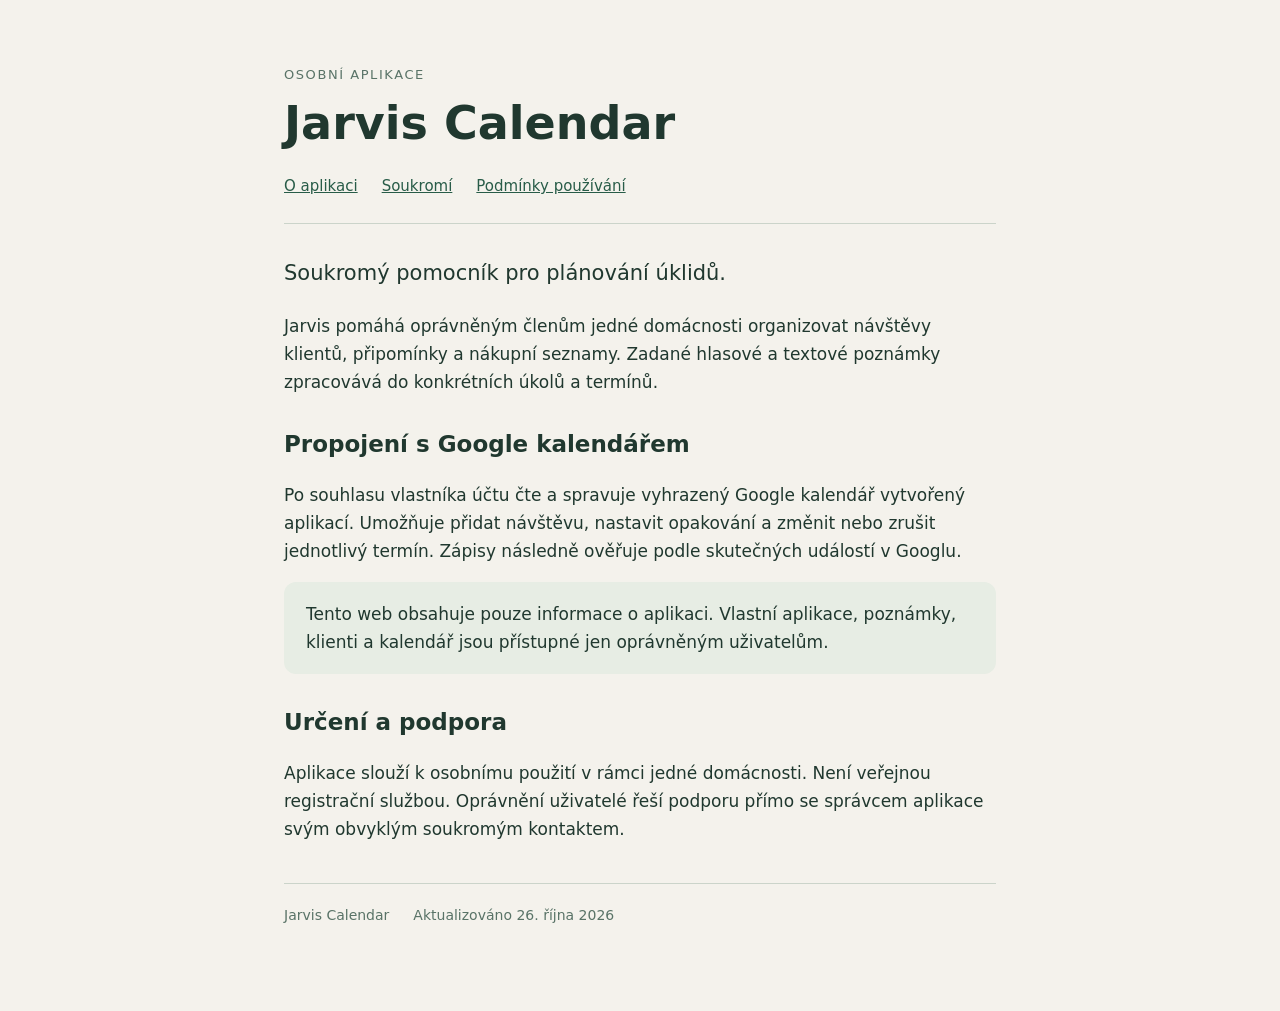
<file: index.html>
<!doctype html>
<html lang="cs"><head><meta charset="utf-8"><meta name="viewport" content="width=device-width,initial-scale=1"><meta name="description" content="Jarvis Calendar — informace o soukromé aplikaci pro organizaci úklidů."><title>Jarvis Calendar · Jarvis Calendar</title><link rel="stylesheet" href="style.css"></head><body><main><header><div class="eyebrow">Osobní aplikace</div><h1>Jarvis Calendar</h1><nav aria-label="Navigace"><a href="./">O aplikaci</a><a href="privacy.html">Soukromí</a><a href="terms.html">Podmínky používání</a></nav></header><p class="lead">Soukromý pomocník pro plánování úklidů.</p><p>Jarvis pomáhá oprávněným členům jedné domácnosti organizovat návštěvy klientů, připomínky a nákupní seznamy. Zadané hlasové a textové poznámky zpracovává do konkrétních úkolů a termínů.</p><h2>Propojení s Google kalendářem</h2><p>Po souhlasu vlastníka účtu čte a spravuje vyhrazený Google kalendář vytvořený aplikací. Umožňuje přidat návštěvu, nastavit opakování a změnit nebo zrušit jednotlivý termín. Zápisy následně ověřuje podle skutečných událostí v Googlu.</p><p class="notice">Tento web obsahuje pouze informace o aplikaci. Vlastní aplikace, poznámky, klienti a kalendář jsou přístupné jen oprávněným uživatelům.</p><h2>Určení a podpora</h2><p>Aplikace slouží k osobnímu použití v rámci jedné domácnosti. Není veřejnou registrační službou. Oprávnění uživatelé řeší podporu přímo se správcem aplikace svým obvyklým soukromým kontaktem.</p><footer><span>Jarvis Calendar</span><span>Aktualizováno 26. října 2026</span></footer></main></body></html>
</file>
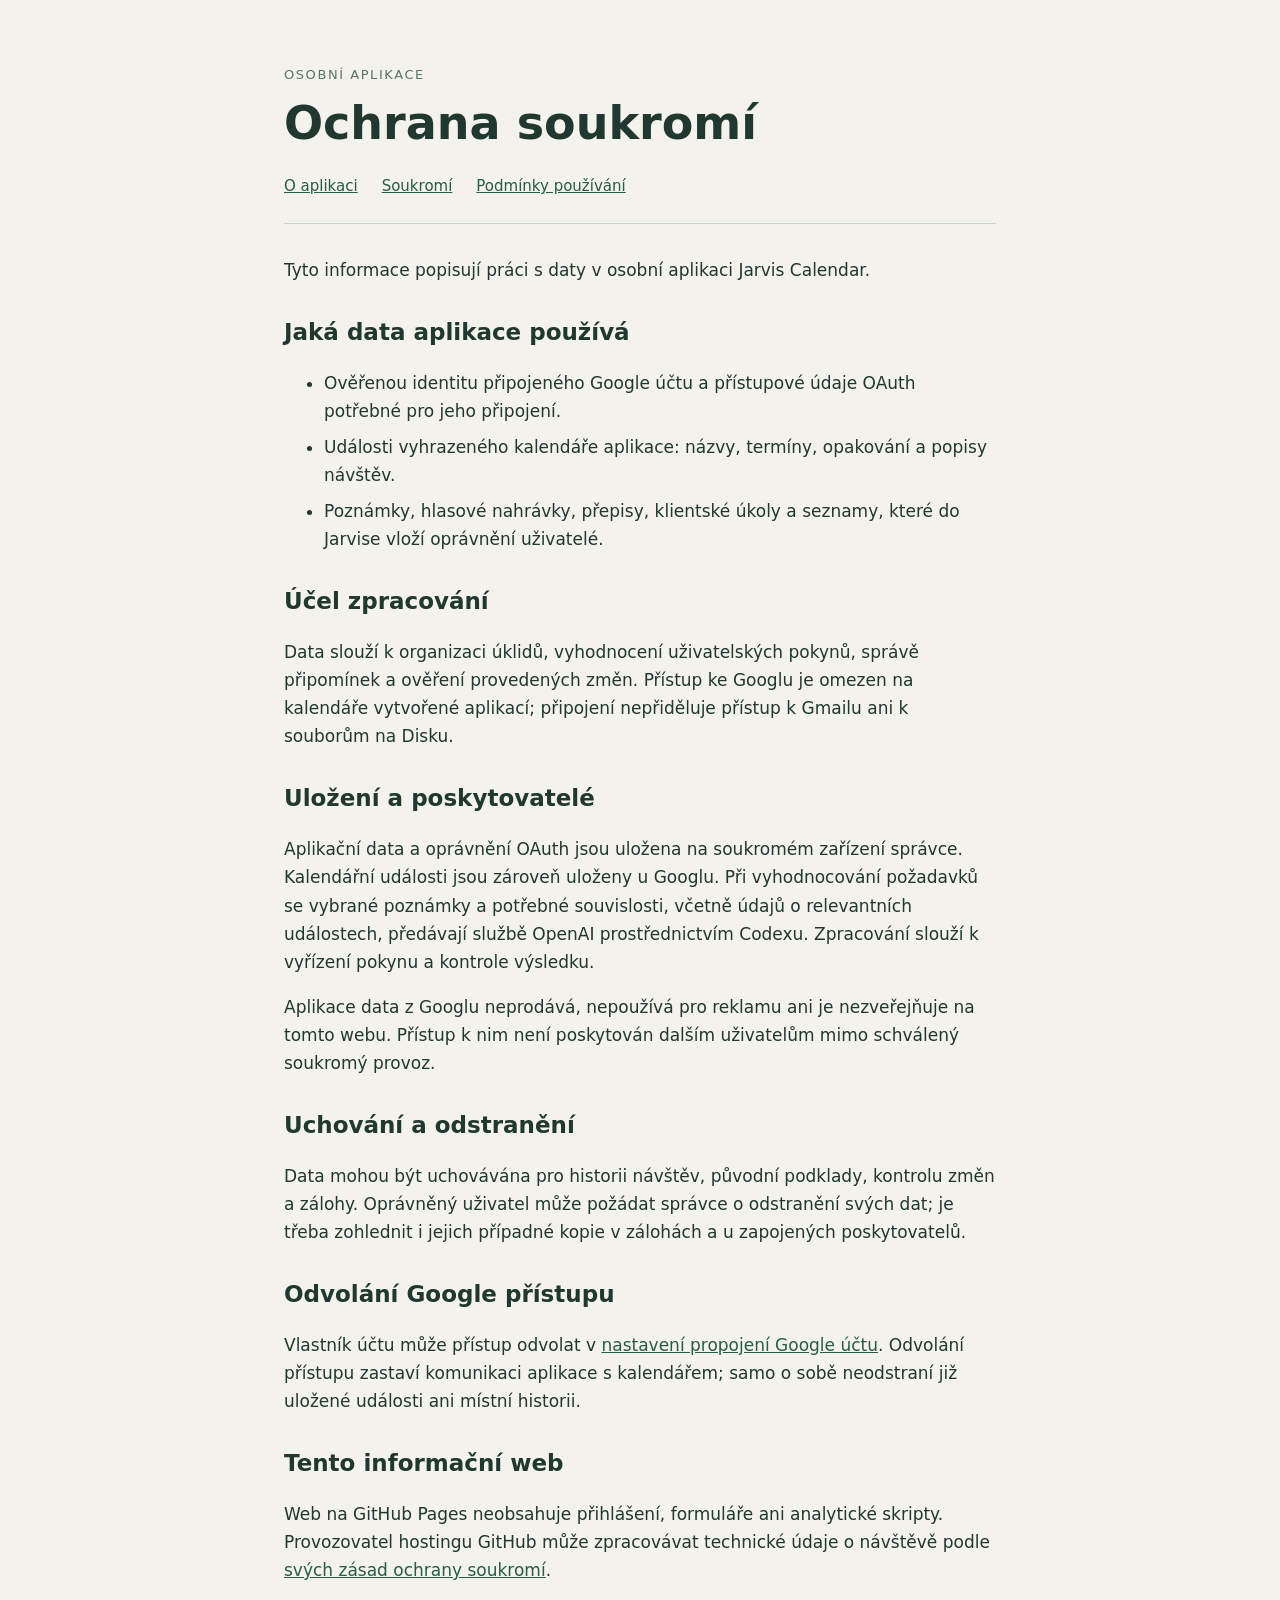
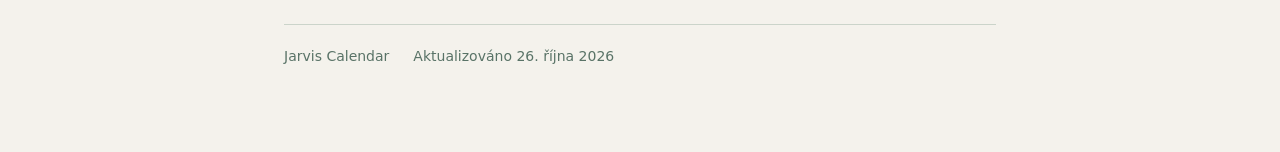
<file: privacy.html>
<!doctype html>
<html lang="cs"><head><meta charset="utf-8"><meta name="viewport" content="width=device-width,initial-scale=1"><meta name="description" content="Jarvis Calendar — informace o soukromé aplikaci pro organizaci úklidů."><title>Ochrana soukromí · Jarvis Calendar</title><link rel="stylesheet" href="style.css"></head><body><main><header><div class="eyebrow">Osobní aplikace</div><h1>Ochrana soukromí</h1><nav aria-label="Navigace"><a href="./">O aplikaci</a><a href="privacy.html">Soukromí</a><a href="terms.html">Podmínky používání</a></nav></header><p>Tyto informace popisují práci s daty v osobní aplikaci Jarvis Calendar.</p><h2>Jaká data aplikace používá</h2><ul><li>Ověřenou identitu připojeného Google účtu a přístupové údaje OAuth potřebné pro jeho připojení.</li><li>Události vyhrazeného kalendáře aplikace: názvy, termíny, opakování a popisy návštěv.</li><li>Poznámky, hlasové nahrávky, přepisy, klientské úkoly a seznamy, které do Jarvise vloží oprávnění uživatelé.</li></ul><h2>Účel zpracování</h2><p>Data slouží k organizaci úklidů, vyhodnocení uživatelských pokynů, správě připomínek a ověření provedených změn. Přístup ke Googlu je omezen na kalendáře vytvořené aplikací; připojení nepřiděluje přístup k Gmailu ani k souborům na Disku.</p><h2>Uložení a poskytovatelé</h2><p>Aplikační data a oprávnění OAuth jsou uložena na soukromém zařízení správce. Kalendářní události jsou zároveň uloženy u Googlu. Při vyhodnocování požadavků se vybrané poznámky a potřebné souvislosti, včetně údajů o relevantních událostech, předávají službě OpenAI prostřednictvím Codexu. Zpracování slouží k vyřízení pokynu a kontrole výsledku.</p><p>Aplikace data z Googlu neprodává, nepoužívá pro reklamu ani je nezveřejňuje na tomto webu. Přístup k nim není poskytován dalším uživatelům mimo schválený soukromý provoz.</p><h2>Uchování a odstranění</h2><p>Data mohou být uchovávána pro historii návštěv, původní podklady, kontrolu změn a zálohy. Oprávněný uživatel může požádat správce o odstranění svých dat; je třeba zohlednit i jejich případné kopie v zálohách a u zapojených poskytovatelů.</p><h2>Odvolání Google přístupu</h2><p>Vlastník účtu může přístup odvolat v <a href="https://myaccount.google.com/connections">nastavení propojení Google účtu</a>. Odvolání přístupu zastaví komunikaci aplikace s kalendářem; samo o sobě neodstraní již uložené události ani místní historii.</p><h2>Tento informační web</h2><p>Web na GitHub Pages neobsahuje přihlášení, formuláře ani analytické skripty. Provozovatel hostingu GitHub může zpracovávat technické údaje o návštěvě podle <a href="https://docs.github.com/en/site-policy/privacy-policies/github-general-privacy-statement">svých zásad ochrany soukromí</a>.</p><footer><span>Jarvis Calendar</span><span>Aktualizováno 26. října 2026</span></footer></main></body></html>
</file>
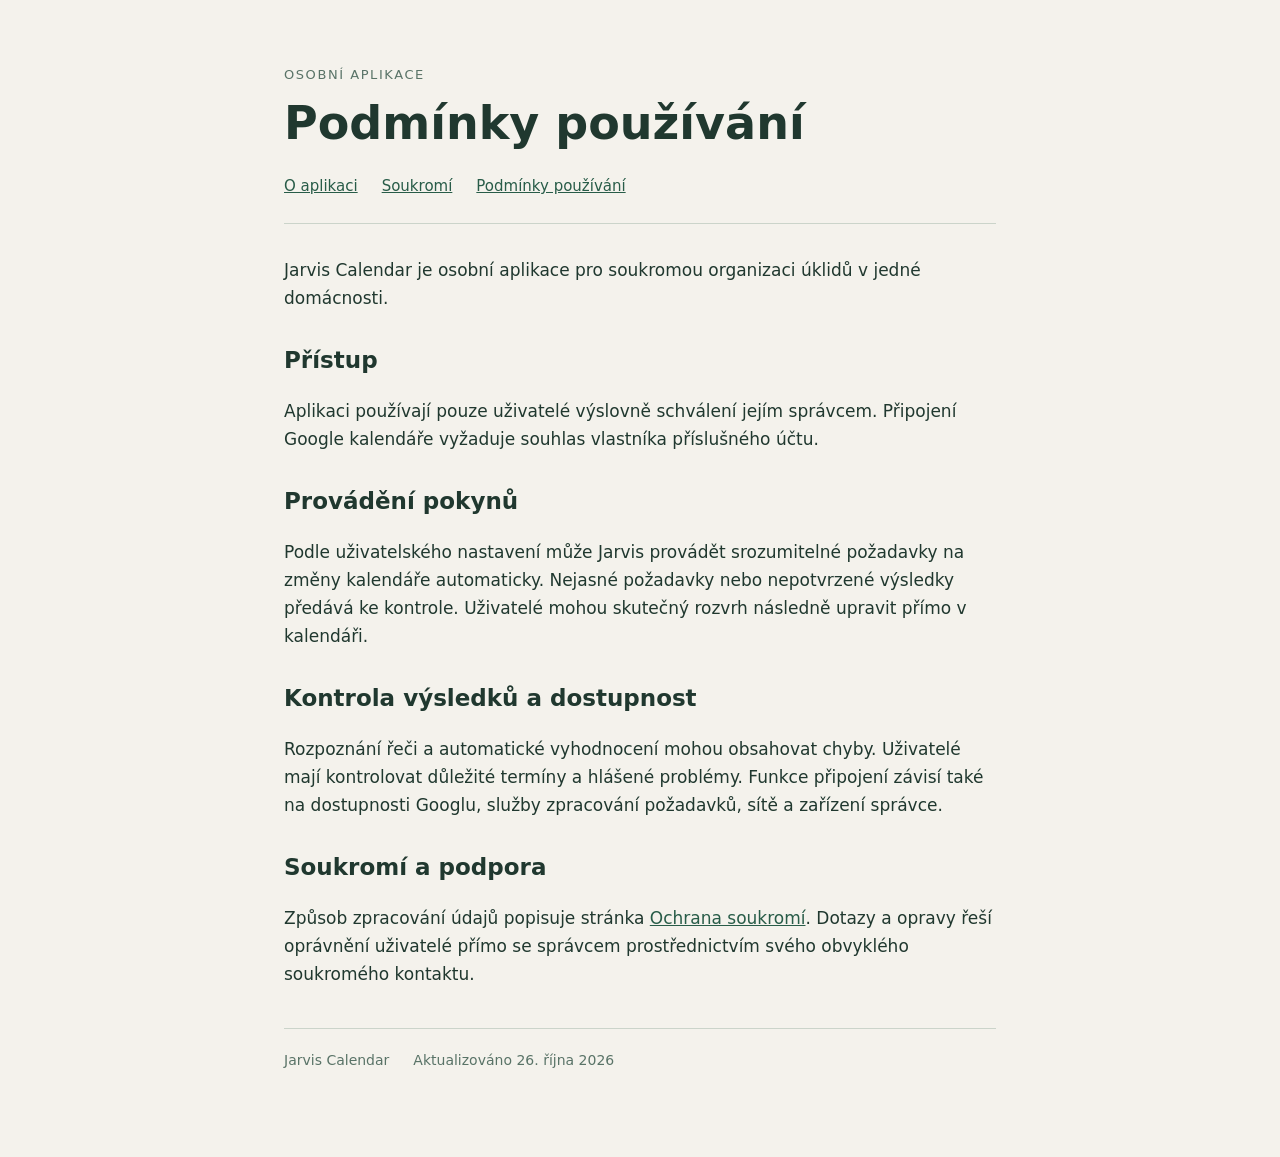
<file: terms.html>
<!doctype html>
<html lang="cs"><head><meta charset="utf-8"><meta name="viewport" content="width=device-width,initial-scale=1"><meta name="description" content="Jarvis Calendar — informace o soukromé aplikaci pro organizaci úklidů."><title>Podmínky používání · Jarvis Calendar</title><link rel="stylesheet" href="style.css"></head><body><main><header><div class="eyebrow">Osobní aplikace</div><h1>Podmínky používání</h1><nav aria-label="Navigace"><a href="./">O aplikaci</a><a href="privacy.html">Soukromí</a><a href="terms.html">Podmínky používání</a></nav></header><p>Jarvis Calendar je osobní aplikace pro soukromou organizaci úklidů v jedné domácnosti.</p><h2>Přístup</h2><p>Aplikaci používají pouze uživatelé výslovně schválení jejím správcem. Připojení Google kalendáře vyžaduje souhlas vlastníka příslušného účtu.</p><h2>Provádění pokynů</h2><p>Podle uživatelského nastavení může Jarvis provádět srozumitelné požadavky na změny kalendáře automaticky. Nejasné požadavky nebo nepotvrzené výsledky předává ke kontrole. Uživatelé mohou skutečný rozvrh následně upravit přímo v kalendáři.</p><h2>Kontrola výsledků a dostupnost</h2><p>Rozpoznání řeči a automatické vyhodnocení mohou obsahovat chyby. Uživatelé mají kontrolovat důležité termíny a hlášené problémy. Funkce připojení závisí také na dostupnosti Googlu, služby zpracování požadavků, sítě a zařízení správce.</p><h2>Soukromí a podpora</h2><p>Způsob zpracování údajů popisuje stránka <a href="privacy.html">Ochrana soukromí</a>. Dotazy a opravy řeší oprávnění uživatelé přímo se správcem prostřednictvím svého obvyklého soukromého kontaktu.</p><footer><span>Jarvis Calendar</span><span>Aktualizováno 26. října 2026</span></footer></main></body></html>
</file>
<file: style.css>
*{box-sizing:border-box}body{margin:0;background:#f4f2ec;color:#20382f;font:17px/1.65 system-ui,sans-serif}main{max-width:760px;margin:64px auto;padding:0 24px}header{border-bottom:1px solid #cbd4ca;padding-bottom:24px;margin-bottom:32px}.eyebrow{font-size:13px;letter-spacing:.12em;text-transform:uppercase;color:#597367}h1{font-size:clamp(32px,6vw,46px);line-height:1.15;margin:12px 0}h2{font-size:23px;margin:30px 0 12px}a{color:#285c48}nav,footer{display:flex;flex-wrap:wrap;gap:12px 24px}nav{font-size:15px;margin-top:24px}footer{border-top:1px solid #cbd4ca;margin-top:40px;padding:20px 0;font-size:14px;color:#597367}.lead{font-size:21px}.notice{padding:18px 22px;background:#e7ede4;border-radius:12px}li{margin:8px 0}@media(max-width:600px){main{margin:32px auto}}
</file>
